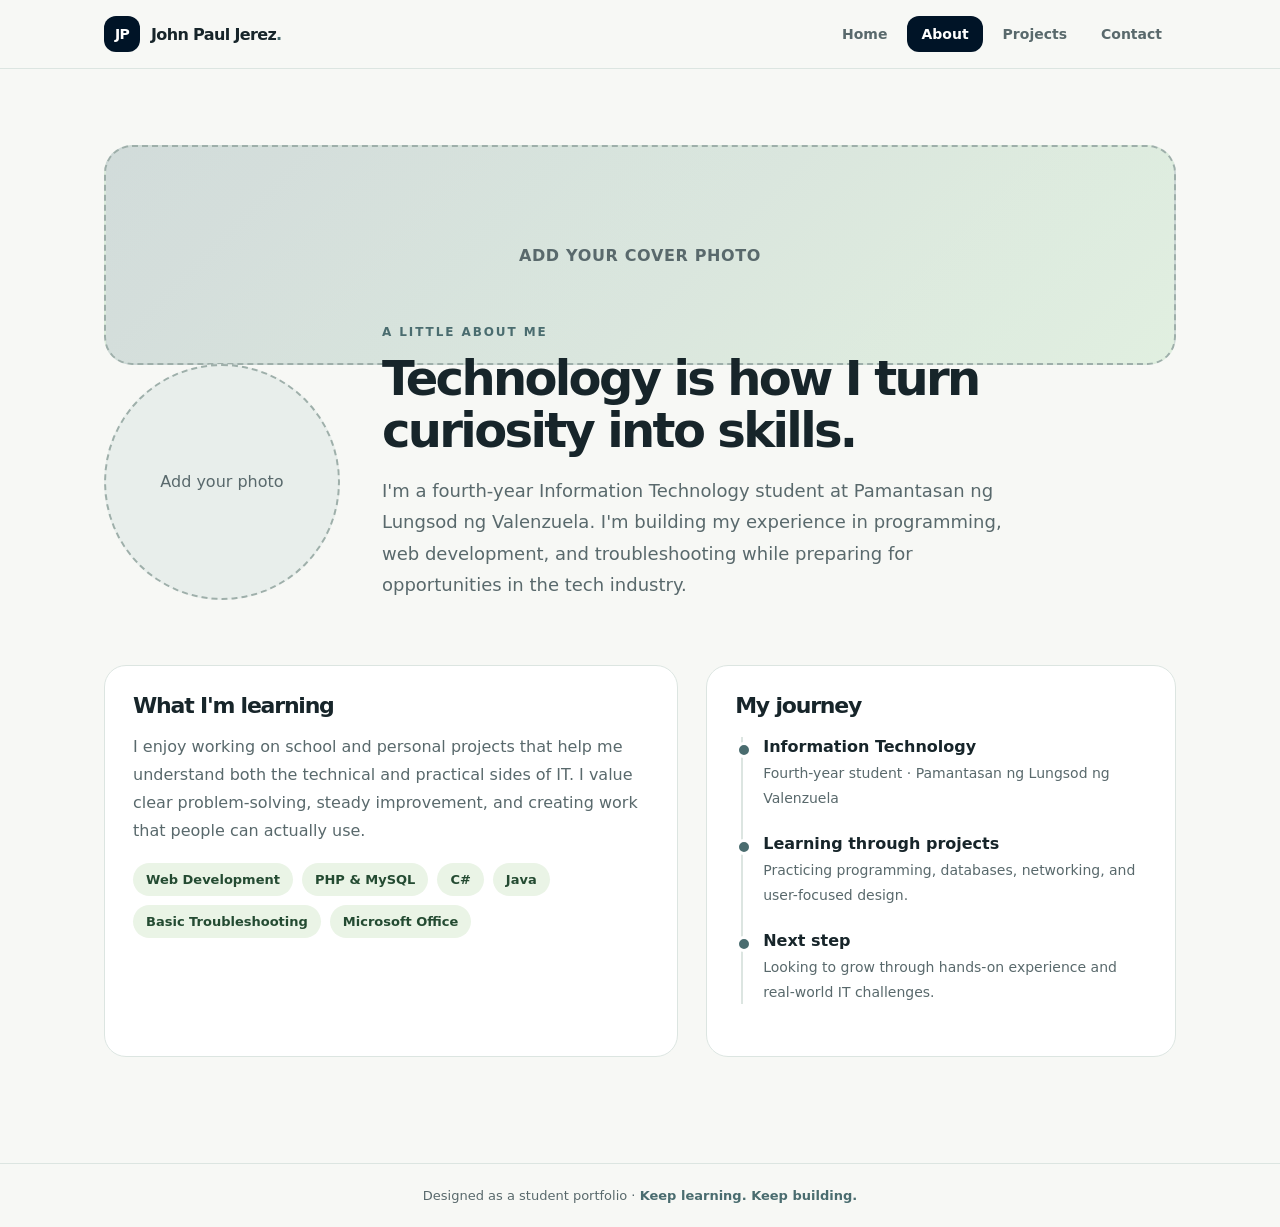
<file: about.html>
<!DOCTYPE html>
<html lang="en">
<head>
<meta charset="UTF-8">
<meta name="viewport" content="width=device-width, initial-scale=1.0">
<title>John Paul Jerez | About | E-Portfolio</title>
<link rel="stylesheet" href="css/style.css">
</head>
<body>
<div id="app">
<header>
  <div class="nav-wrap">
    <div class="brand"><span class="brand-mark">JP</span><span>John Paul Jerez<span style="color:var(--site-secondary)">.</span></span></div>
    <nav aria-label="Main navigation">
      <a href="index.html" data-page="home">Home</a>
      <a href="about.html" data-page="about">About</a>
      <a href="projects.html" data-page="projects">Projects</a>
      <a href="contact.html" data-page="contact">Contact</a>
    </nav>
  </div>
</header>
<main>
  <section id="about">
    <div class="about-cover" aria-label="Cover placeholder">
      <span>Add your cover photo</span>
    </div>

    <div class="about-intro">
      <div class="about-photo-placeholder" role="img" aria-label="Photo placeholder">Add your photo</div>
      <div class="about-intro-copy">
        <div class="eyebrow">A little about me</div>
        <h2>Technology is how I turn curiosity into skills.</h2>
        <p class="lead">
          I'm a fourth-year Information Technology student at Pamantasan ng Lungsod ng Valenzuela. I'm building my experience in programming, web development, and troubleshooting while preparing for opportunities in the tech industry.
        </p>
      </div>
    </div>

    <div class="about-grid">
      <div class="panel">
        <h3>What I'm learning</h3>
        <p>
          I enjoy working on school and personal projects that help me understand both the technical and practical sides of IT. I value clear problem-solving, steady improvement, and creating work that people can actually use.
        </p>
        <div class="skills">
          <span class="skill">Web Development</span>
          <span class="skill">PHP &amp; MySQL</span>
          <span class="skill">C#</span>
          <span class="skill">Java</span>
          <span class="skill">Basic Troubleshooting</span>
          <span class="skill">Microsoft Office</span>
        </div>
      </div>

      <div class="panel">
        <h3>My journey</h3>
        <div class="timeline">
          <div class="timeline-item">
            <strong>Information Technology</strong>
            <p>Fourth-year student · Pamantasan ng Lungsod ng Valenzuela</p>
          </div>
          <div class="timeline-item">
            <strong>Learning through projects</strong>
            <p>Practicing programming, databases, networking, and user-focused design.</p>
          </div>
          <div class="timeline-item">
            <strong>Next step</strong>
            <p>Looking to grow through hands-on experience and real-world IT challenges.</p>
          </div>
        </div>
      </div>
    </div>
  </section>
</main>
<footer>Designed as a student portfolio · <span>Keep learning. Keep building.</span></footer>
</div>
<script src="js/script.js"></script>
<script>document.querySelectorAll('nav a').forEach(a => { if (a.dataset.page === 'about') a.classList.add('active'); });</script>
</body>
</html>
</file>
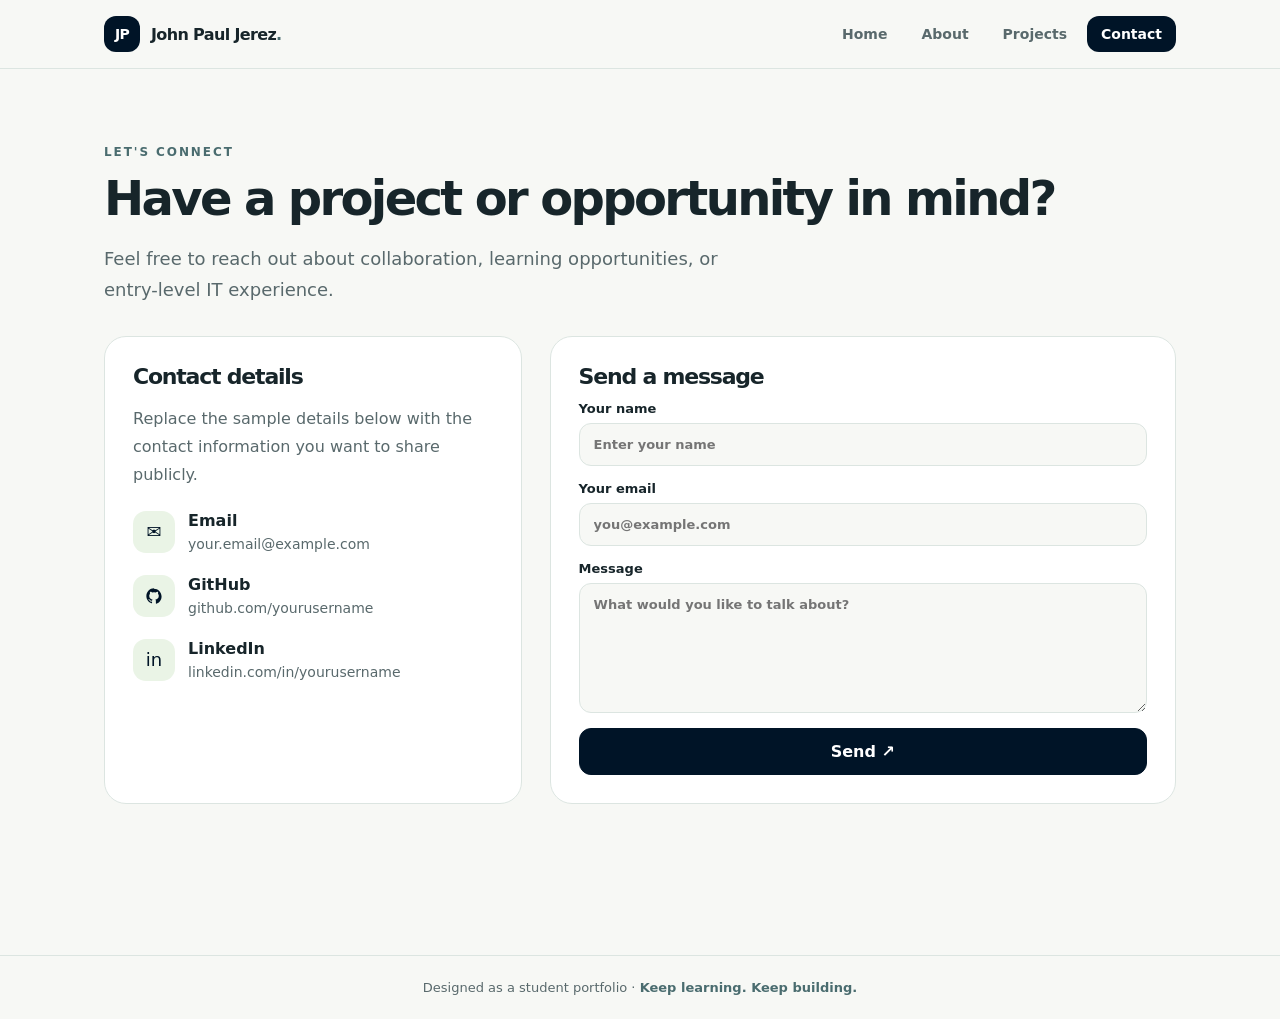
<file: contact.html>
<!DOCTYPE html>
<html lang="en">
<head>
<meta charset="UTF-8">
<meta name="viewport" content="width=device-width, initial-scale=1.0">
<title>John Paul Jerez | Contact | E-Portfolio</title>
<link rel="stylesheet" href="css/style.css">
</head>
<body>
<div id="app">
<header>
  <div class="nav-wrap">
    <div class="brand"><span class="brand-mark">JP</span><span>John Paul Jerez<span style="color:var(--site-secondary)">.</span></span></div>
    <nav aria-label="Main navigation">
      <a href="index.html" data-page="home">Home</a>
      <a href="about.html" data-page="about">About</a>
      <a href="projects.html" data-page="projects">Projects</a>
      <a href="contact.html" data-page="contact">Contact</a>
    </nav>
  </div>
</header>
<main>
<section id="contact">
<div class="eyebrow">Let's connect</div><h2>Have a project or opportunity in mind?</h2><p class="lead">Feel free to reach out about collaboration, learning opportunities, or entry-level IT experience.</p>
<div class="contact-grid">
<div class="panel">
  <h3>Contact details</h3>
  <p>Replace the sample details below with the contact information you want to share publicly.</p>

  <a class="contact-method" href="mailto:your.email@example.com" aria-label="Email">
    <span class="contact-icon" aria-hidden="true">✉</span>
    <span class="contact-meta">
      <strong>Email</strong>
      <span>your.email@example.com</span>
    </span>
  </a>

  <a class="contact-method" href="https://github.com/yourusername" target="_blank" rel="noopener noreferrer" aria-label="GitHub">
    <span class="contact-icon" aria-hidden="true">
      <svg viewBox="0 0 24 24" role="img" focusable="false">
        <path fill="currentColor" d="M12 1.8C6.5 1.8 1.8 6.5 1.8 12c0 4.5 2.9 8.3 6.9 9.7.5.1.7-.2.7-.5v-1.8c-2.8.6-3.4-1.3-3.4-1.3-.5-1.2-1.2-1.5-1.2-1.5-.9-.6.1-.6.1-.6 1 .1 1.6 1.1 1.6 1.1.9 1.5 2.4 1.1 3 .8.1-.7.4-1.1.7-1.3-2.2-.2-4.6-1.1-4.6-4.9 0-1.1.4-2 1.1-2.7-.1-.3-.5-1.3.1-2.6 0 0 .9-.3 2.7 1a9.2 9.2 0 0 1 5 0c1.8-1.3 2.7-1 2.7-1 .6 1.3.2 2.3.1 2.6.7.7 1.1 1.6 1.1 2.7 0 3.8-2.4 4.7-4.6 4.9.4.4.7 1 .7 2.1v3.1c0 .3.2.6.7.5 4-1.4 6.9-5.2 6.9-9.7 0-5.5-4.7-10.2-10.2-10.2Z"/>
      </svg>
    </span>
    <span class="contact-meta">
      <strong>GitHub</strong>
      <span>github.com/yourusername</span>
    </span>
  </a>

  <a class="contact-method" href="https://linkedin.com/in/yourusername" target="_blank" rel="noopener noreferrer" aria-label="LinkedIn">
    <span class="contact-icon" aria-hidden="true">in</span>
    <span class="contact-meta">
      <strong>LinkedIn</strong>
      <span>linkedin.com/in/yourusername</span>
    </span>
  </a>
</div>
<div class="panel">
  <h3>Send a message</h3>
  <form id="contact-form">
    <label for="name">
      Your name
      <input id="name" name="name" placeholder="Enter your name" required="" />
    </label>
    <label for="email">
      Your email
      <input id="email" name="email" placeholder="you@example.com" required="" type="email" />
    </label>
    <label for="message">
      Message
      <textarea id="message" name="message" placeholder="What would you like to talk about?" required=""></textarea>
    </label>
    <button class="btn primary" type="submit">Send ↗</button>
  </form>
</div>
</div>
</section>
</main>
<footer>Designed as a student portfolio · <span>Keep learning. Keep building.</span></footer>
</div>
<script src="js/script.js"></script>
<script>document.querySelectorAll('nav a').forEach(a => { if (a.dataset.page === 'contact') a.classList.add('active'); });</script>
</body>
</html>
</file>
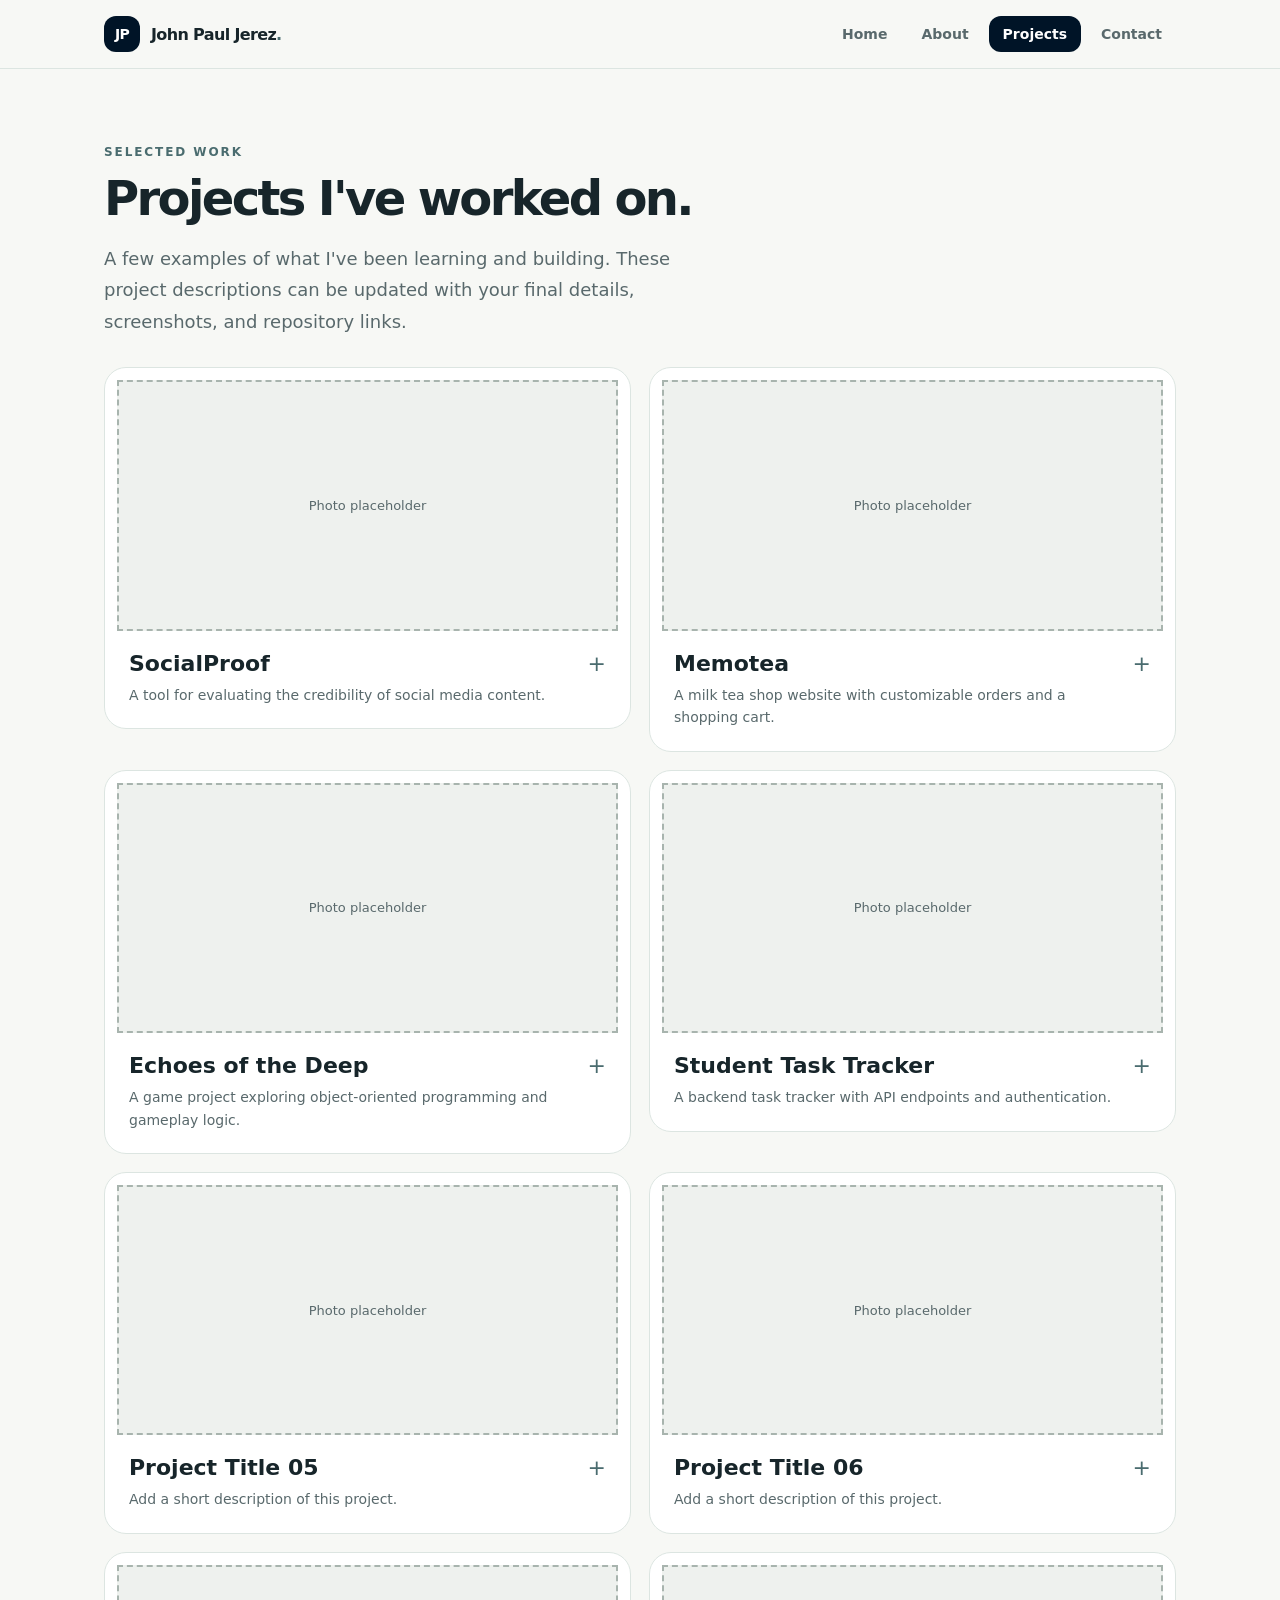
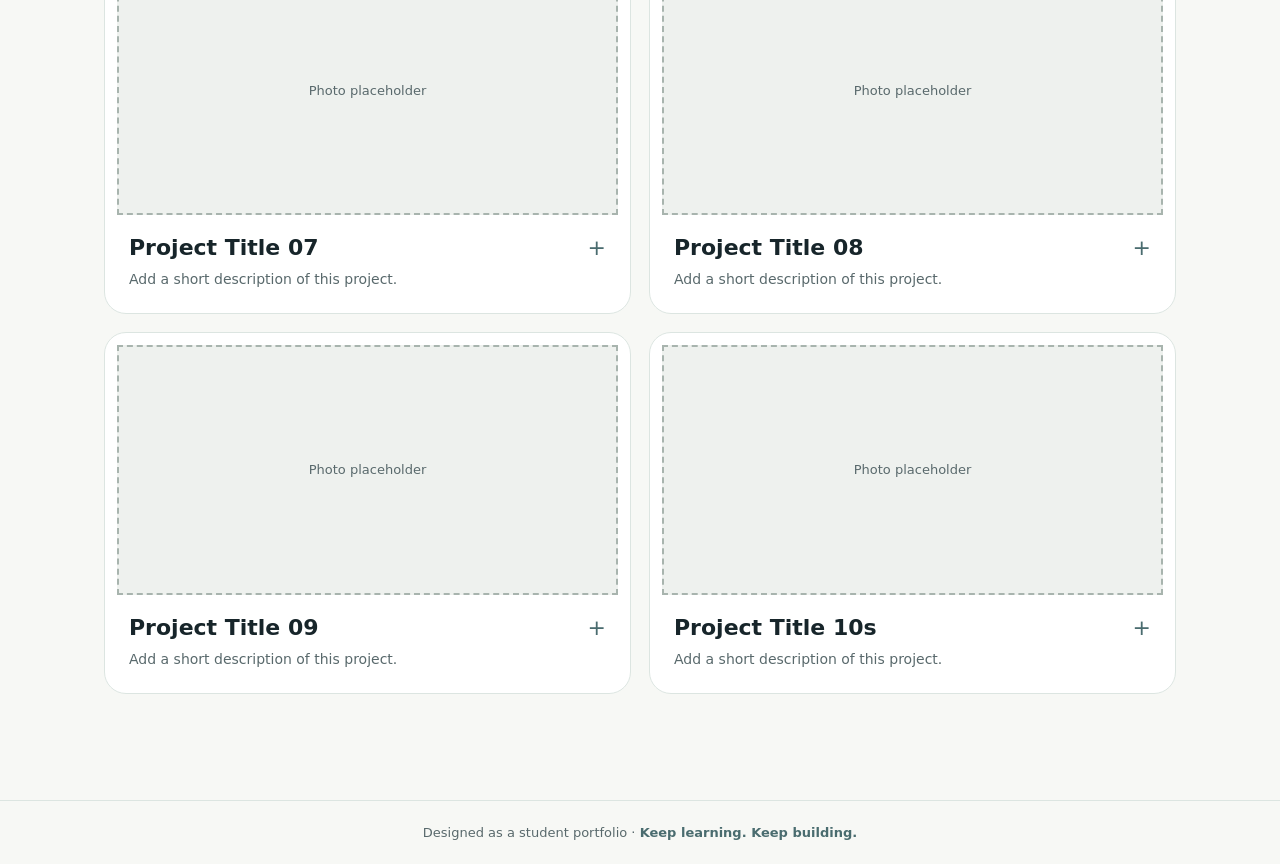
<file: projects.html>
<!DOCTYPE html>
<html lang="en">
<head>
<meta charset="UTF-8">
<meta name="viewport" content="width=device-width, initial-scale=1.0">
<title>John Paul Jerez | Projects | E-Portfolio</title>
<link rel="stylesheet" href="css/style.css">
</head>
<body>
<div id="app">
<header>
  <div class="nav-wrap">
    <div class="brand"><span class="brand-mark">JP</span><span>John Paul Jerez<span style="color:var(--site-secondary)">.</span></span></div>
    <nav aria-label="Main navigation">
      <a href="index.html" data-page="home">Home</a>
      <a href="about.html" data-page="about">About</a>
      <a href="projects.html" data-page="projects">Projects</a>
      <a href="contact.html" data-page="contact">Contact</a>
    </nav>
  </div>
</header>
<main>
  <section id="projects">
    <div class="eyebrow">Selected work</div>
    <h2>Projects I've worked on.</h2>
    <p class="lead">
      A few examples of what I've been learning and building. These project descriptions can be updated with your final details, screenshots, and repository links.
    </p>

    <div class="project-grid">
      <details class="project" name="project">
        <summary>
          <span class="project-photo-placeholder">Photo placeholder</span>
          <span class="project-summary-copy">
            <span class="project-title">SocialProof</span>
            <span class="project-short-description">A tool for evaluating the credibility of social media content.</span>
          </span>
        </summary>
        <div class="project-content">
          <p>
            A Media and Information Literacy-oriented web application that guides users in evaluating the credibility of social media content through prompts, lessons, quizzes, and reflection tools.
          </p>
          <div class="skills">
            <span class="skill">MIL</span>
            <span class="skill">Web Development</span>
            <span class="skill">Research</span>
          </div>
        </div>
      </details>

      <details class="project" name="project">
        <summary>
          <span class="project-photo-placeholder">Photo placeholder</span>
          <span class="project-summary-copy">
            <span class="project-title">Memotea</span>
            <span class="project-short-description">A milk tea shop website with customizable orders and a shopping cart.</span>
          </span>
        </summary>
        <div class="project-content">
          <p>
            A milk tea shop website concept with product listings, customization options, a cart, customer reviews, and separate user and admin features.
          </p>
          <div class="skills">
            <span class="skill">PHP</span>
            <span class="skill">MySQL</span>
            <span class="skill">JavaScript</span>
          </div>
        </div>
      </details>

      <details class="project" name="project">
        <summary>
          <span class="project-photo-placeholder">Photo placeholder</span>
          <span class="project-summary-copy">
            <span class="project-title">Echoes of the Deep</span>
            <span class="project-short-description">A game project exploring object-oriented programming and gameplay logic.</span>
          </span>
        </summary>
        <div class="project-content">
          <p>
            A game project created to practice object-oriented programming, gameplay logic, and organizing code into manageable components.
          </p>
          <div class="skills">
            <span class="skill">Java</span>
            <span class="skill">OOP</span>
            <span class="skill">Game Logic</span>
          </div>
        </div>
      </details>

      <details class="project" name="project">
        <summary>
          <span class="project-photo-placeholder">Photo placeholder</span>
          <span class="project-summary-copy">
            <span class="project-title">Student Task Tracker</span>
            <span class="project-short-description">A backend task tracker with API endpoints and authentication.</span>
          </span>
        </summary>
        <div class="project-content">
          <p>
            A backend-focused task tracking project exploring API endpoints, authentication, and structured data handling.
          </p>
          <div class="skills">
            <span class="skill">ASP.NET Core</span>
            <span class="skill">REST API</span>
            <span class="skill">JWT</span>
          </div>
        </div>
      </details>

      <details class="project" name="project">
        <summary>
          <span class="project-photo-placeholder">Photo placeholder</span>
          <span class="project-summary-copy">
            <span class="project-title">Project Title 05</span>
            <span class="project-short-description">Add a short description of this project.</span>
          </span>
        </summary>
        <div class="project-content">
          <p>Add a fuller description of the project's purpose, features, and your contributions.</p>
          <div class="skills"><span class="skill">Add project skills</span></div>
        </div>
      </details>

      <details class="project" name="project">
        <summary>
          <span class="project-photo-placeholder">Photo placeholder</span>
          <span class="project-summary-copy">
            <span class="project-title">Project Title 06</span>
            <span class="project-short-description">Add a short description of this project.</span>
          </span>
        </summary>
        <div class="project-content">
          <p>Add a fuller description of the project's purpose, features, and your contributions.</p>
          <div class="skills"><span class="skill">Add project skills</span></div>
        </div>
      </details>

      <details class="project" name="project">
        <summary>
          <span class="project-photo-placeholder">Photo placeholder</span>
          <span class="project-summary-copy">
            <span class="project-title">Project Title 07</span>
            <span class="project-short-description">Add a short description of this project.</span>
          </span>
        </summary>
        <div class="project-content">
          <p>Add a fuller description of the project's purpose, features, and your contributions.</p>
          <div class="skills"><span class="skill">Add project skills</span></div>
        </div>
      </details>

      <details class="project" name="project">
        <summary>
          <span class="project-photo-placeholder">Photo placeholder</span>
          <span class="project-summary-copy">
            <span class="project-title">Project Title 08</span>
            <span class="project-short-description">Add a short description of this project.</span>
          </span>
        </summary>
        <div class="project-content">
          <p>Add a fuller description of the project's purpose, features, and your contributions.</p>
          <div class="skills"><span class="skill">Add project skills</span></div>
        </div>
      </details>

      <details class="project" name="project">
        <summary>
          <span class="project-photo-placeholder">Photo placeholder</span>
          <span class="project-summary-copy">
            <span class="project-title">Project Title 09</span>
            <span class="project-short-description">Add a short description of this project.</span>
          </span>
        </summary>
        <div class="project-content">
          <p>Add a fuller description of the project's purpose, features, and your contributions.</p>
          <div class="skills"><span class="skill">Add project skills</span></div>
        </div>
      </details>

      <details class="project" name="project">
        <summary>
          <span class="project-photo-placeholder">Photo placeholder</span>
          <span class="project-summary-copy">
            <span class="project-title">Project Title 10s</span>
            <span class="project-short-description">Add a short description of this project.</span>
          </span>
        </summary>
        <div class="project-content">
          <p>Add a fuller description of the project's purpose, features, and your contributions.</p>
          <div class="skills"><span class="skill">Add project skills</span></div>
        </div>
      </details>
    </div>
  </section>
</main>
<footer>Designed as a student portfolio · <span>Keep learning. Keep building.</span></footer>
</div>
<script src="js/script.js"></script>
<script>document.querySelectorAll('nav a').forEach(a => { if (a.dataset.page === 'projects') a.classList.add('active'); });</script>
</body>
</html>
</file>
<file: css/style.css>
:root {
  --site-primary: #001427;
  --site-on-primary: #ffffff;
  --site-secondary: #4a6c6f;
  --site-on-secondary: #ffffff;
  --site-background: #f7f8f5;
  --site-on-background: #17252a;
  --site-font-body: Inter, ui-sans-serif, system-ui, -apple-system, BlinkMacSystemFont, "Segoe UI", sans-serif;
  --site-font-heading: Inter, ui-sans-serif, system-ui, -apple-system, BlinkMacSystemFont, "Segoe UI", sans-serif;
  --site-heading-scale: 1;
  --site-spacing-scale: 1;
  --site-radius-scale: 1;
  --site-decoration-opacity: 1;
  --surface: #ffffff;
  --muted: #59696c;
  --line: #dce5e1;
  --accent: #aceb98;
  --input-focus-shadow: rgba(74,108,111,.13);
  --placeholder-surface: #e8eeeb;
  --placeholder-border: #9eafaa;
}

* {
  box-sizing: border-box;
}

html {
  scroll-behavior: smooth;
  color-scheme: light;
  background-color: var(--site-background);
  color: var(--site-on-background);
}

body {
  margin: 0;
  font-family: var(--site-font-body);
  background: var(--site-background);
  color: var(--site-on-background);
}

#app {
  min-height: 100vh;
  width: 100%;
  background-color: var(--site-background);
  color: var(--site-on-background);
  border-radius: 0;
  overflow: hidden;
}

header {
  position: sticky;
  top: 0;
  z-index: 10;
  background: rgba(247,248,245,.93);
  backdrop-filter: blur(16px);
  border-bottom: 1px solid var(--line);
}

.nav-wrap {
  max-width: 1120px;
  margin: auto;
  padding: calc(16px * var(--site-spacing-scale)) 24px;
  display: flex;
  align-items: center;
  justify-content: space-between;
  gap: 20px;
}

.brand {
  display: flex;
  align-items: center;
  gap: 11px;
  font-weight: 800;
  letter-spacing: -.04em;
  color: var(--site-on-background);
}

.brand-mark {
  display: grid;
  place-items: center;
  width: 36px;
  height: 36px;
  border-radius: 12px;
  background: var(--site-primary);
  color: var(--site-on-primary);
  font-size: 14px;
}

nav {
  display: flex;
  gap: 6px;
  flex-wrap: wrap;
}

nav button {
  border: 0;
  background: transparent;
  color: var(--muted);
  font: inherit;
  font-size: 14px;
  font-weight: 650;
  padding: 10px 14px;
  border-radius: calc(12px * var(--site-radius-scale));
  cursor: pointer;
  transition: background .2s, color .2s;
}

nav button:hover,
nav button.active {
  color: var(--site-on-primary);
  background: var(--site-primary);
}

main {
  max-width: 1120px;
  margin: auto;
  padding: 0 24px 64px;
}

section {
  display: none;
  min-height: calc(100vh - 78px);
  padding: 76px 0 42px;
  animation: rise .35s ease both;
}

section.active {
  display: block;
}

@keyframes rise {
  from {
    opacity: 0;
    transform: translateY(8px);
  }

  to {
    opacity: 1;
    transform: translateY(0);
  }
}

.eyebrow {
  color: var(--site-secondary);
  font-weight: 800;
  text-transform: uppercase;
  letter-spacing: .16em;
  font-size: 12px;
}

h1,
h2,
h3 {
  font-family: var(--site-font-heading);
  letter-spacing: -.055em;
  line-height: 1.08;
}

h1 {
  font-size: clamp(42px, 7vw, 76px);
  margin: 20px 0;
  max-width: 780px;
}

h2 {
  font-size: clamp(32px, 4vw, 48px);
  margin: 14px 0 18px;
}

h3 {
  font-size: 22px;
  margin: 0 0 12px;
}

p {
  line-height: 1.75;
  color: var(--muted);
}

.hero {
  display: grid;
  grid-template-columns: minmax(0, 1.35fr) minmax(250px, .65fr);
  gap: 44px;
  align-items: center;
}

.hero-copy {
  animation: heroEnter .8s cubic-bezier(.2,.75,.25,1) both;
}

@keyframes heroEnter {
  from {
    opacity: 0;
    transform: translateY(24px);
  }

  to {
    opacity: 1;
    transform: translateY(0);
  }
}

.profile-wrap {
  display: grid;
  place-items: center;
  min-width: 0;
  animation: floatIn 1s ease both;
}

@keyframes floatIn {
  from {
    opacity: 0;
    transform: translateY(18px) scale(.96);
  }

  to {
    opacity: 1;
    transform: translateY(0) scale(1);
  }
}

.portrait-frame {
  position: relative;
  width: min(100%, 340px);
  aspect-ratio: 4 / 5;
  border-radius: 32px;
  padding: 10px;
  background: linear-gradient(145deg, var(--accent), var(--site-secondary), var(--site-primary));
  box-shadow: 0 24px 70px rgba(0,20,39,.18);
  animation: portraitFloat 5s ease-in-out infinite;
}

@keyframes portraitFloat {
  0%,
  100% {
    transform: translateY(0) rotate(0deg);
  }

  50% {
    transform: translateY(-9px) rotate(.5deg);
  }
}

.portrait-placeholder {
  width: 100%;
  height: 100%;
  min-height: 250px;
  border-radius: 25px;
  background: var(--placeholder-surface);
  border: 2px dashed var(--placeholder-border);
  display: flex;
  flex-direction: column;
  align-items: center;
  justify-content: center;
  gap: 12px;
  text-align: center;
  padding: 22px;
  color: var(--site-on-background);
  overflow: hidden;
}

.portrait-placeholder svg {
  width: 52px;
  height: 52px;
  opacity: .7;
}

.portrait-placeholder strong {
  font-size: 16px;
}

.portrait-placeholder span {
  color: var(--muted);
  font-size: 12px;
  line-height: 1.5;
}

.social-links {
  display: flex;
  justify-content: center;
  flex-wrap: wrap;
  gap: 12px;
  margin-top: 22px;
}

.social-link {
  display: grid;
  place-items: center;
  width: 48px;
  height: 48px;
  border: 1px solid var(--line);
  border-radius: 16px;
  color: var(--site-on-background);
  background: var(--surface);
  text-decoration: none;
  transition: transform .22s ease, background .22s ease, color .22s ease, border-color .22s ease;
}

.social-link:hover,
.social-link:focus-visible {
  transform: translateY(-5px);
  background: var(--site-primary);
  color: var(--site-on-primary);
  border-color: var(--site-primary);
  outline: none;
}

.social-link svg {
  width: 22px;
  height: 22px;
  fill: currentColor;
}

.social-note {
  font-size: 12px;
  text-align: center;
  margin: 12px 0 0;
}

.lead {
  max-width: 630px;
  font-size: 18px;
}

.actions {
  display: flex;
  flex-wrap: wrap;
  gap: 12px;
  margin-top: 28px;
}

.btn {
  border: 1px solid var(--site-primary);
  border-radius: calc(12px * var(--site-radius-scale));
  padding: 13px 18px;
  font: inherit;
  font-weight: 750;
  cursor: pointer;
  text-decoration: none;
  display: inline-flex;
  align-items: center;
  justify-content: center;
  gap: 8px;
}

.btn.primary {
  background: var(--site-primary);
  color: var(--site-on-primary);
}

.btn.secondary {
  background: transparent;
  color: var(--site-on-background);
  border-color: var(--line);
}

.btn:hover {
  transform: translateY(-1px);
}

.profile-card {
  position: relative;
  background: var(--site-secondary);
  color: white;
  padding: 30px;
  border-radius: calc(28px * var(--site-radius-scale));
  min-height: 340px;
  display: flex;
  flex-direction: column;
  justify-content: space-between;
  overflow: hidden;
}

.profile-card:before {
  content: "";
  position: absolute;
  width: 230px;
  height: 230px;
  border-radius: 50%;
  background: var(--accent);
  opacity: var(--site-decoration-opacity);
  right: -75px;
  top: -70px;
}

.profile-card:after {
  content: "JP";
  position: absolute;
  font-size: 130px;
  font-weight: 900;
  letter-spacing: -.12em;
  right: 25px;
  top: 72px;
  color: var(--site-primary);
  opacity: .85;
}

.profile-card > * {
  position: relative;
  z-index: 1;
}

.profile-card .tag {
  align-self: flex-start;
  background: rgba(255,255,255,.15);
  border: 1px solid rgba(255,255,255,.3);
  padding: 8px 12px;
  border-radius: 999px;
  font-size: 12px;
}

.profile-card .bottom {
  margin-top: 180px;
}

.profile-card p {
  color: rgba(255,255,255,.8);
  margin-bottom: 0;
}

.stat-row {
  display: grid;
  grid-template-columns: repeat(3, 1fr);
  gap: 14px;
  margin-top: 56px;
}

.stat {
  padding: 20px;
  border: 1px solid var(--line);
  background: var(--surface);
  border-radius: calc(18px * var(--site-radius-scale));
}

.stat strong {
  display: block;
  font-size: 25px;
  letter-spacing: -.04em;
}

.stat span {
  font-size: 13px;
  color: var(--muted);
}

.about-grid {
  display: grid;
  grid-template-columns: 1.1fr .9fr;
  gap: 28px;
  margin-top: 30px;
}

.about-cover {
  width: 100%;
  max-width: 100%;
  height: 220px;
  display: grid;
  place-items: center;
  border: 2px dashed var(--placeholder-border);
  border-radius: 28px;
  background: linear-gradient(135deg, rgba(74,108,111,.18), rgba(172,235,152,.18)), var(--placeholder-surface);
  color: var(--muted);
  font-weight: 700;
  letter-spacing: .04em;
  text-transform: uppercase;
  margin-bottom: -40px;
  overflow: hidden;
  position: relative;
}

.about-cover::before {
  content: "";
  position: absolute;
  inset: 0;
  background-image: linear-gradient(rgba(255,255,255,.12), rgba(255,255,255,.12));
}

.about-cover span {
  position: relative;
  z-index: 1;
}

.about-intro {
  display: grid;
  grid-template-columns: minmax(180px, .55fr) minmax(0, 1.45fr);
  align-items: center;
  gap: 42px;
  max-width: 900px;
  margin-top: 0;
  margin-bottom: 46px;
  position: relative;
  z-index: 1;
}

.about-photo-placeholder {
  display: grid;
  place-items: center;
  width: min(100%, 250px);
  aspect-ratio: 1;
  margin-inline: auto;
  margin-top: 20px;
  border: 2px dashed var(--placeholder-border);
  border-radius: 50%;
  background: var(--placeholder-surface);
  color: var(--muted);
  text-align: center;
  padding: 24px;
  position: relative;
  z-index: 2;
}

.panel {
  background: var(--surface);
  border: 1px solid var(--line);
  border-radius: calc(22px * var(--site-radius-scale));
  padding: 28px;
}

.skills {
  display: flex;
  flex-wrap: wrap;
  gap: 9px;
  margin-top: 18px;
}

.skill {
  border-radius: 999px;
  background: #eaf4e6;
  color: #244b32;
  padding: 9px 13px;
  font-size: 13px;
  font-weight: 700;
}

.timeline {
  border-left: 2px solid var(--line);
  padding-left: 20px;
  margin: 20px 0 0 6px;
}

.timeline-item {
  position: relative;
  margin-bottom: 24px;
}

.timeline-item:before {
  content: "";
  position: absolute;
  left: -27px;
  top: 5px;
  width: 10px;
  height: 10px;
  border-radius: 50%;
  background: var(--site-secondary);
  border: 3px solid var(--surface);
}

.timeline-item p {
  margin: 5px 0 0;
  font-size: 14px;
}

.project-grid {
  display: grid;
  grid-template-columns: repeat(2, minmax(0, 1fr));
  align-items: start;
  gap: 18px;
  margin-top: 30px;
}

.project {
  position: relative;
  background: var(--surface);
  border: 1px solid var(--line);
  border-radius: calc(22px * var(--site-radius-scale));
  transition: transform .2s ease, box-shadow .2s ease, border-color .2s ease;
}

.project:hover {
  transform: translateY(-6px);
  box-shadow: 0 14px 28px rgba(0,20,39,.12);
}

.project[open] {
  z-index: 2;
  transform: translateY(-10px);
  border-color: var(--site-secondary);
  box-shadow: 0 14px 28px rgba(0,20,39,.12);
}

.project summary {
  color: var(--site-on-background);
  cursor: pointer;
  list-style: none;
}

.project summary::-webkit-details-marker {
  display: none;
}

.project-photo-placeholder {
  display: grid;
  place-items: center;
  aspect-ratio: 16 / 8;
  min-height: 140px;
  margin: 12px 12px 0;
  border: 2px dashed #a8b4ae;
  background: #eef1ee;
  color: var(--muted);
  font-size: 13px;
  font-weight: 500;
}

.project-summary-copy {
  display: block;
  position: relative;
  padding: 20px 56px 22px 24px;
}

.project-summary-copy::after {
  content: "+";
  position: absolute;
  top: 20px;
  right: 24px;
  color: var(--site-secondary);
  font-size: 22px;
}

.project[open] .project-summary-copy::after {
  content: "-";
}

.project-title {
  display: block;
  font-size: 22px;
  font-weight: 800;
}

.project-short-description {
  display: block;
  margin-top: 8px;
  color: var(--muted);
  font-size: 14px;
  font-weight: 400;
  line-height: 1.6;
}

.project summary:focus-visible {
  outline: 2px solid var(--site-secondary);
  outline-offset: -4px;
}

.project-content {
  position: absolute;
  top: calc(100% + 8px);
  left: -1px;
  right: -1px;
  z-index: 1;
  padding: 20px 24px 24px;
  border: 1px solid var(--site-secondary);
  border-radius: calc(18px * var(--site-radius-scale));
  background: var(--surface);
  box-shadow: 0 14px 28px rgba(0,20,39,.12);
  pointer-events: none;
}

.project[open] .project-content {
  transform-origin: top center;
  animation: projectReveal .28s cubic-bezier(.2,.75,.25,1) both;
}

@keyframes projectReveal {
  from {
    opacity: 0;
    transform: translateY(-8px) scaleY(.9);
    clip-path: inset(0 0 100% round 18px);
  }

  to {
    opacity: 1;
    transform: translateY(0) scaleY(1);
    clip-path: inset(0 round 18px);
  }
}

.project-content p {
  font-size: 14px;
  margin: 0 0 18px;
}

@media (prefers-reduced-motion: reduce) {
  .project,
  .project[open] .project-content {
    transition: none;
    animation: none;
  }
}

.contact-grid {
  display: grid;
  grid-template-columns: .8fr 1.2fr;
  gap: 28px;
  margin-top: 30px;
}

.contact-method {
  display: flex;
  gap: 13px;
  align-items: flex-start;
  margin: 22px 0;
  text-decoration: none;
  color: var(--site-on-background);
  transition: opacity .2s ease, transform .2s ease;
}

.contact-method:hover,
.contact-method:focus-visible {
  opacity: .9;
  transform: translateY(-1px);
  outline: none;
}

.contact-icon {
  width: 42px;
  height: 42px;
  display: grid;
  place-items: center;
  background: #eaf4e6;
  border-radius: 13px;
  font-size: 18px;
  color: var(--site-primary);
  flex-shrink: 0;
}

.contact-icon svg {
  width: 18px;
  height: 18px;
  display: block;
}

.contact-meta {
  display: grid;
  gap: 3px;
}

.contact-method strong {
  display: block;
  margin-bottom: 3px;
}

.contact-meta span {
  font-size: 14px;
  color: var(--muted);
  overflow-wrap: anywhere;
}

form {
  display: grid;
  gap: 15px;
}

label {
  font-size: 13px;
  font-weight: 750;
  display: grid;
  gap: 7px;
}

input,
textarea {
  width: 100%;
  padding: 13px 14px;
  border-radius: 12px;
  border: 1px solid var(--line);
  background: var(--site-background);
  color: var(--site-on-background);
  font: inherit;
  outline: none;
}

input:focus,
textarea:focus {
  border-color: var(--site-secondary);
  box-shadow: 0 0 0 3px var(--input-focus-shadow);
}

textarea {
  min-height: 130px;
  resize: vertical;
}

.form-note {
  font-size: 12px;
  margin: 0;
}

footer {
  border-top: 1px solid var(--line);
  padding: 24px;
  text-align: center;
  font-size: 13px;
  color: var(--muted);
}

footer span {
  color: var(--site-secondary);
  font-weight: 800;
}

@media (max-width: 720px) {
  .nav-wrap {
    align-items: flex-start;
    flex-direction: column;
    gap: 12px;
    padding: 14px 18px;
  }

  nav {
    width: 100%;
    gap: 3px;
  }

  nav button {
    flex: 1;
    padding: 10px 7px;
    font-size: 13px;
  }

  main {
    padding: 0 18px 40px;
  }

  section {
    padding: 50px 0 30px;
  }

  .hero,
  .about-grid,
  .about-intro,
  .contact-grid {
    grid-template-columns: 1fr;
  }

  .about-intro {
    gap: 24px;
    margin-bottom: 32px;
  }

  .about-photo-placeholder {
    width: min(65vw, 220px);
  }

  .hero {
    gap: 28px;
  }

  .profile-card {
    min-height: 290px;
  }

  .portrait-frame {
    width: min(100%, 300px);
  }

  .profile-card .bottom {
    margin-top: 135px;
  }

  .stat-row {
    margin-top: 30px;
  }

  .stat {
    padding: 15px;
  }

  .stat strong {
    font-size: 21px;
  }

  .project-grid {
    grid-template-columns: 1fr;
  }
}

@media (max-width: 400px) {
  .stat-row {
    grid-template-columns: 1fr;
  }
}

/* Profile photo: save your image as images/profile.jpg and use it in index.html. */

nav a {
  border: 0;
  background: transparent;
  color: var(--muted);
  font: inherit;
  font-size: 14px;
  font-weight: 650;
  padding: 10px 14px;
  border-radius: calc(12px * var(--site-radius-scale));
  cursor: pointer;
  transition: background .2s, color .2s;
  text-decoration: none;
}

nav a:hover,
nav a.active {
  color: var(--site-on-primary);
  background: var(--site-primary);
}

main > section {
  display: block;
  min-height: calc(100vh - 78px);
}

@media (max-width: 720px) {
  nav {
    width: 100%;
    justify-content: space-between;
    gap: 0;
  }

  nav a {
    flex: 1;
    text-align: center;
    padding: 10px 8px 9px;
    font-size: 13px;
    border-radius: 0;
    background: transparent;
    color: var(--muted);
    border-bottom: 2px solid transparent;
  }

  nav a:hover,
  nav a.active {
    background: transparent;
    color: var(--site-primary);
    border-bottom-color: var(--site-primary);
    box-shadow: none;
  }
}

.photo-hint {
  display: flex;
  flex-direction: column;
  align-items: center;
  gap: 12px;
  text-align: center;
  padding: 22px;
}

.photo-hint span {
  color: var(--muted);
  font-size: 12px;
  line-height: 1.5;
}
</file>
